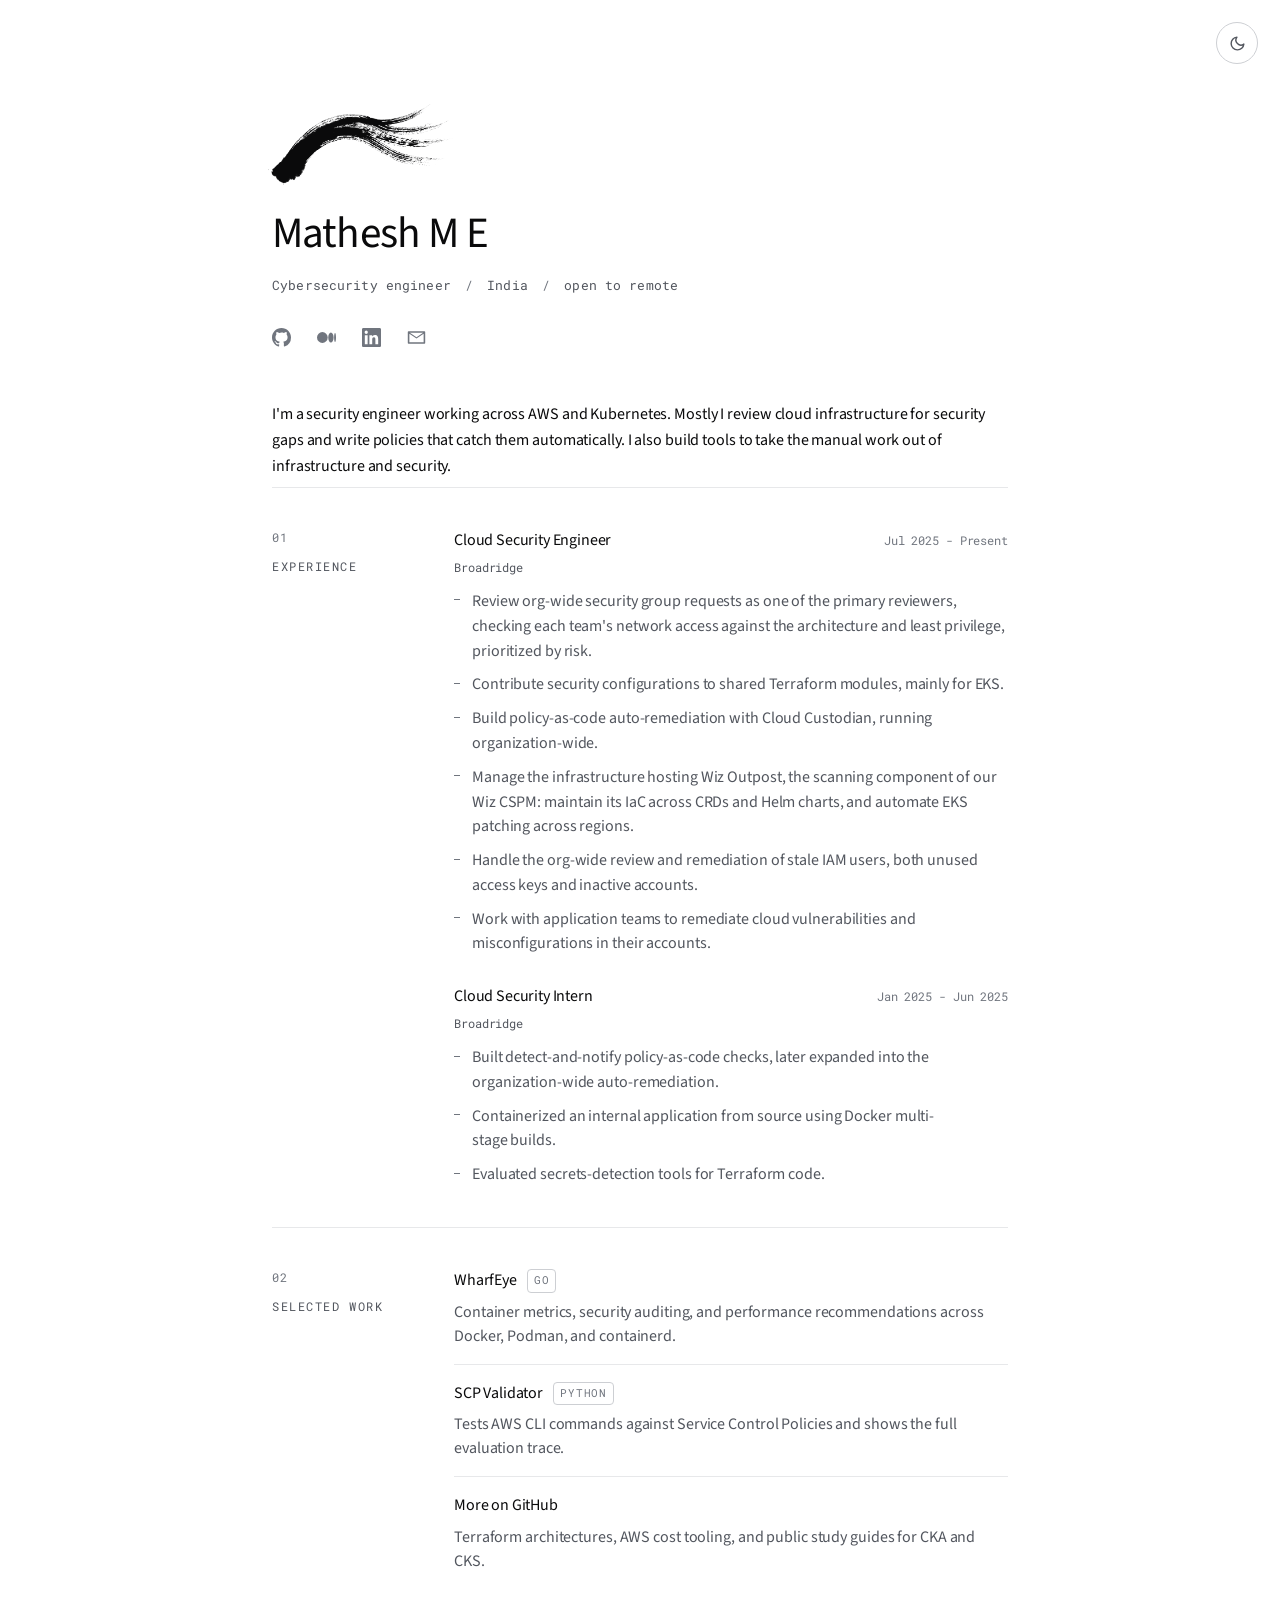
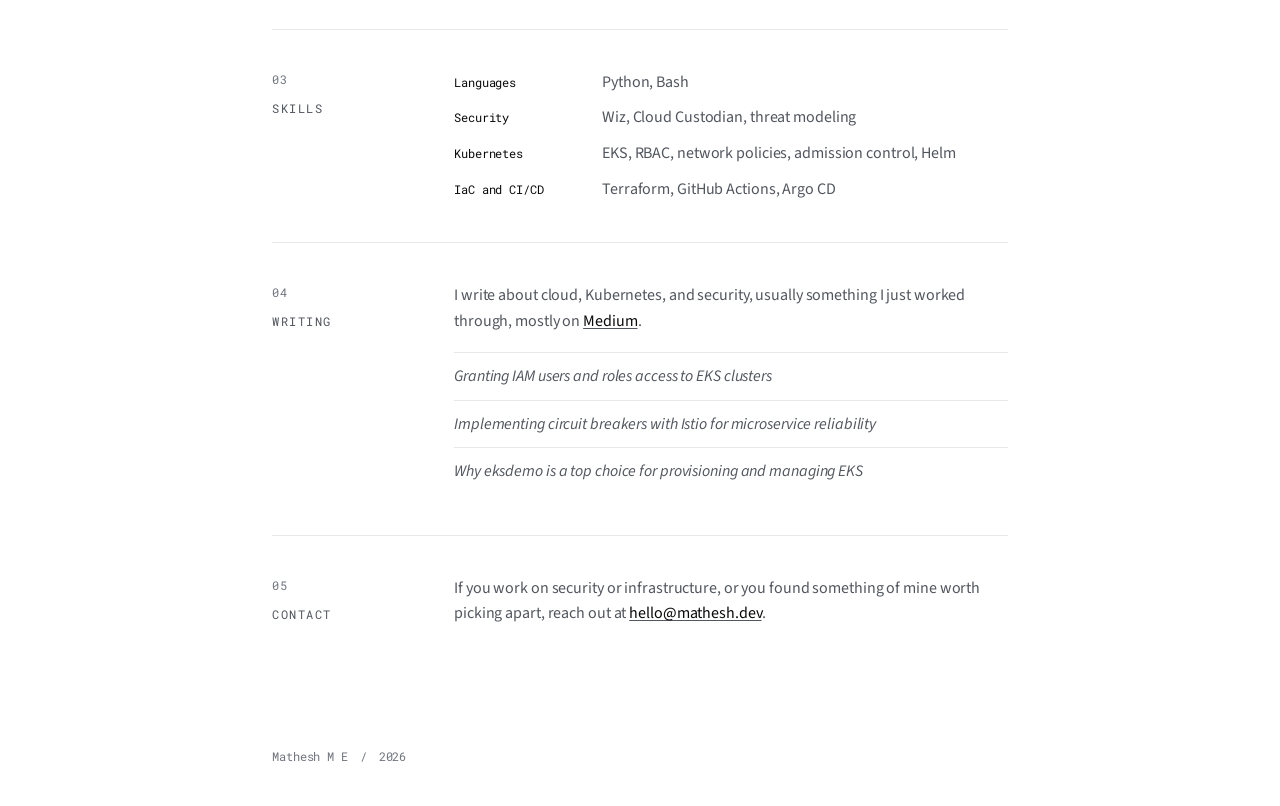
<file: index.html>
<!doctype html>
<html lang="en">
<head>
  <meta charset="utf-8" />
  <meta name="viewport" content="width=device-width, initial-scale=1" />
  <title>Mathesh M E - Cybersecurity Engineer</title>
  <meta name="description" content="Cybersecurity engineer in India, working extensively on Kubernetes and cloud infrastructure." />
  <link rel="canonical" href="https://mathesh.dev/" />
  <link rel="icon" type="image/png" sizes="32x32" href="/favicon-32.png" />
  <link rel="icon" type="image/png" sizes="16x16" href="/favicon-16.png" />
  <link rel="apple-touch-icon" href="/apple-touch-icon.png" />

  <meta property="og:type" content="website" />
  <meta property="og:title" content="Mathesh M E - Cybersecurity Engineer" />
  <meta property="og:description" content="Cybersecurity engineer in India, working extensively on Kubernetes and cloud infrastructure." />
  <meta property="og:url" content="https://mathesh.dev/" />
  <meta property="og:image" content="https://mathesh.dev/og.png" />
  <meta property="og:image:width" content="1200" />
  <meta property="og:image:height" content="630" />
  <meta name="twitter:card" content="summary_large_image" />
  <meta name="twitter:image" content="https://mathesh.dev/og.png" />
  <link rel="preconnect" href="https://fonts.googleapis.com" />
  <link rel="preconnect" href="https://fonts.gstatic.com" crossorigin />
  <link rel="stylesheet" href="https://fonts.googleapis.com/css2?family=Source+Sans+3:wght@400&family=Roboto+Mono:wght@400&display=swap" />

  <script>
    (function () {
      try {
        var t = localStorage.getItem('theme');
        if (t) document.documentElement.setAttribute('data-theme', t);
      } catch (e) {}
    })();
  </script>
  <link rel="stylesheet" href="/style.css" />
</head>
<body>
  <button id="theme-toggle" type="button" aria-label="Toggle dark and light mode" title="Toggle theme">
    <svg class="icon-sun" viewBox="0 0 24 24" fill="none" stroke="currentColor" stroke-width="2" stroke-linecap="round" stroke-linejoin="round" aria-hidden="true"><circle cx="12" cy="12" r="4"/><path d="M12 2v2M12 20v2M4.93 4.93l1.41 1.41M17.66 17.66l1.41 1.41M2 12h2M20 12h2M6.34 17.66l-1.41 1.41M19.07 4.93l-1.41 1.41"/></svg>
    <svg class="icon-moon" viewBox="0 0 24 24" fill="none" stroke="currentColor" stroke-width="2" stroke-linecap="round" stroke-linejoin="round" aria-hidden="true"><path d="M21 12.79A9 9 0 1 1 11.21 3 7 7 0 0 0 21 12.79z"/></svg>
  </button>

  <main>
    <header class="intro">
      <img class="logo" src="/logo.png" width="640" height="281" alt="" />
      <h1>Mathesh M E</h1>
      <p class="meta">Cybersecurity engineer <span>/</span> India <span>/</span> open to remote</p>
      <nav class="social" aria-label="Profiles">
        <a href="https://github.com/mathesh-me" aria-label="GitHub">
          <svg viewBox="0 0 16 16" aria-hidden="true"><path d="M8 0C3.58 0 0 3.58 0 8c0 3.54 2.29 6.53 5.47 7.59.4.07.55-.17.55-.38 0-.19-.01-.82-.01-1.49-2.01.37-2.53-.49-2.69-.94-.09-.23-.48-.94-.82-1.13-.28-.15-.68-.52-.01-.53.63-.01 1.08.58 1.23.82.72 1.21 1.87.87 2.33.66.07-.52.28-.87.51-1.07-1.78-.2-3.64-.89-3.64-3.95 0-.87.31-1.59.82-2.15-.08-.2-.36-1.02.08-2.12 0 0 .67-.21 2.2.82a7.6 7.6 0 0 1 2-.27c.68 0 1.36.09 2 .27 1.53-1.04 2.2-.82 2.2-.82.44 1.1.16 1.92.08 2.12.51.56.82 1.27.82 2.15 0 3.07-1.87 3.75-3.65 3.95.29.25.54.73.54 1.48 0 1.07-.01 1.93-.01 2.2 0 .21.15.46.55.38A8.01 8.01 0 0 0 16 8c0-4.42-3.58-8-8-8z"/></svg>
        </a>
        <a href="https://medium.com/@mathesh-me" aria-label="Medium">
          <svg viewBox="0 0 24 24" aria-hidden="true"><path d="M13.54 12a6.8 6.8 0 0 1-6.77 6.82A6.8 6.8 0 0 1 0 12a6.8 6.8 0 0 1 6.77-6.82A6.8 6.8 0 0 1 13.54 12zM20.96 12c0 3.54-1.51 6.42-3.38 6.42-1.87 0-3.39-2.88-3.39-6.42s1.52-6.42 3.39-6.42 3.38 2.88 3.38 6.42M24 12c0 3.17-.53 5.75-1.19 5.75-.66 0-1.19-2.58-1.19-5.75s.53-5.75 1.19-5.75C23.47 6.25 24 8.83 24 12z"/></svg>
        </a>
        <a href="https://www.linkedin.com/in/mathesh-me" aria-label="LinkedIn">
          <svg viewBox="0 0 24 24" aria-hidden="true"><path d="M20.45 20.45h-3.56v-5.57c0-1.33-.03-3.04-1.85-3.04-1.85 0-2.14 1.45-2.14 2.94v5.67H9.35V9h3.41v1.56h.05c.48-.9 1.64-1.85 3.37-1.85 3.6 0 4.27 2.37 4.27 5.45v6.29zM5.34 7.43a2.06 2.06 0 1 1 0-4.13 2.06 2.06 0 0 1 0 4.13zM7.12 20.45H3.56V9h3.56v11.45zM22.22 0H1.77C.79 0 0 .77 0 1.72v20.56C0 23.23.79 24 1.77 24h20.45c.98 0 1.78-.77 1.78-1.72V1.72C24 .77 23.2 0 22.22 0z"/></svg>
        </a>
        <a href="mailto:hello@mathesh.dev" aria-label="Email">
          <svg viewBox="0 0 24 24" aria-hidden="true"><path d="M2 4h20a1 1 0 0 1 1 1v14a1 1 0 0 1-1 1H2a1 1 0 0 1-1-1V5a1 1 0 0 1 1-1zm1.6 2L12 11.6 20.4 6H3.6zM21 7.3l-9 6-9-6V18h18V7.3z"/></svg>
        </a>
      </nav>
    </header>

    <section class="lead">
      <p>
        I'm a security engineer working across AWS and Kubernetes. Mostly I review
        cloud infrastructure for security gaps and write policies that catch them
        automatically. I also build tools to take the manual work out
        of infrastructure and security.
      </p>
    </section>

    <section class="sec">
      <h2>Experience</h2>
      <div class="sec-body">
        <div class="exp">
          <div class="exp-item">
            <div class="exp-head">
              <span class="exp-title">Cloud Security Engineer</span>
              <span class="exp-date">Jul 2025 - Present</span>
            </div>
            <span class="exp-org">Broadridge</span>
            <ul>
              <li>Review org-wide security group requests as one of the primary reviewers, checking each team's network access against the architecture and least privilege, prioritized by risk.</li>
              <li>Contribute security configurations to shared Terraform modules, mainly for EKS.</li>
              <li>Build policy-as-code auto-remediation with Cloud Custodian, running organization-wide.</li>
              <li>Manage the infrastructure hosting Wiz Outpost, the scanning component of our Wiz CSPM: maintain its IaC across CRDs and Helm charts, and automate EKS patching across regions.</li>
              <li>Handle the org-wide review and remediation of stale IAM users, both unused access keys and inactive accounts.</li>
              <li>Work with application teams to remediate cloud vulnerabilities and misconfigurations in their accounts.</li>
            </ul>
          </div>
          <div class="exp-item">
            <div class="exp-head">
              <span class="exp-title">Cloud Security Intern</span>
              <span class="exp-date">Jan 2025 - Jun 2025</span>
            </div>
            <span class="exp-org">Broadridge</span>
            <ul>
              <li>Built detect-and-notify policy-as-code checks, later expanded into the organization-wide auto-remediation.</li>
              <li>Containerized an internal application from source using Docker multi-stage builds.</li>
              <li>Evaluated secrets-detection tools for Terraform code.</li>
            </ul>
          </div>
        </div>
      </div>
    </section>

    <section class="sec">
      <h2>Selected work</h2>
      <div class="sec-body">
        <ul class="work">
          <li>
            <div class="work-head"><a class="work-name" href="/wharfeye/">WharfEye</a><span class="tag">Go</span></div>
            <p class="work-desc">Container metrics, security auditing, and performance recommendations across Docker, Podman, and containerd.</p>
          </li>
          <li>
            <div class="work-head"><a class="work-name" href="/scp-validator/">SCP Validator</a><span class="tag">Python</span></div>
            <p class="work-desc">Tests AWS CLI commands against Service Control Policies and shows the full evaluation trace.</p>
          </li>
          <li>
            <div class="work-head"><a class="work-name" href="https://github.com/mathesh-me">More on GitHub</a></div>
            <p class="work-desc">Terraform architectures, AWS cost tooling, and public study guides for CKA and CKS.</p>
          </li>
        </ul>
      </div>
    </section>

    <section class="sec">
      <h2>Skills</h2>
      <div class="sec-body">
        <div class="skills">
          <div class="skill-row"><span class="skill-cat">Languages</span><span class="skill-list">Python, Bash</span></div>
          <div class="skill-row"><span class="skill-cat">Security</span><span class="skill-list">Wiz, Cloud Custodian, threat modeling</span></div>
          <div class="skill-row"><span class="skill-cat">Kubernetes</span><span class="skill-list">EKS, RBAC, network policies, admission control, Helm</span></div>
          <div class="skill-row"><span class="skill-cat">IaC and CI/CD</span><span class="skill-list">Terraform, GitHub Actions, Argo CD</span></div>
        </div>
      </div>
    </section>

    <section class="sec">
      <h2>Writing</h2>
      <div class="sec-body">
        <p class="sec-intro">
          I write about cloud, Kubernetes, and security, usually something I
          just worked through, mostly on
          <a href="https://medium.com/@mathesh-me">Medium</a>.
        </p>
        <ul class="writing">
          <li><a href="https://towardsaws.com/granting-iam-users-access-to-eks-clusters-a-step-by-step-guide-part-2-5c4d000bdc54">Granting IAM users and roles access to EKS clusters</a></li>
          <li><a href="https://medium.com/towards-aws/boosting-microservice-reliability-implementin-circuit-breakers-with-istio-026ebe39b273">Implementing circuit breakers with Istio for microservice reliability</a></li>
          <li><a href="https://medium.com/towards-aws/best-tool-for-provisioning-and-managing-eks-why-eksdemo-is-the-top-choice-for-eks-cluster-4a613bb5ffde">Why eksdemo is a top choice for provisioning and managing EKS</a></li>
        </ul>
      </div>
    </section>

    <section class="sec">
      <h2>Contact</h2>
      <div class="sec-body">
        <p>
          If you work on security or infrastructure, or you found something of mine
          worth picking apart, reach out at
          <a href="mailto:hello@mathesh.dev">hello@mathesh.dev</a>.
        </p>
      </div>
    </section>
  </main>

  <footer>
    <p>Mathesh M E <span>/</span> <time id="year">2026</time></p>
  </footer>

  <script>
    (function () {
      var btn = document.getElementById('theme-toggle');
      function current() {
        var set = document.documentElement.getAttribute('data-theme');
        if (set) return set;
        return window.matchMedia('(prefers-color-scheme: dark)').matches ? 'dark' : 'light';
      }
      btn.addEventListener('click', function () {
        var next = current() === 'dark' ? 'light' : 'dark';
        document.documentElement.setAttribute('data-theme', next);
        try { localStorage.setItem('theme', next); } catch (e) {}
      });
    })();
    (function () { var y = document.getElementById('year'); if (y) y.textContent = new Date().getFullYear(); })();
  </script>
</body>
</html>
</file>
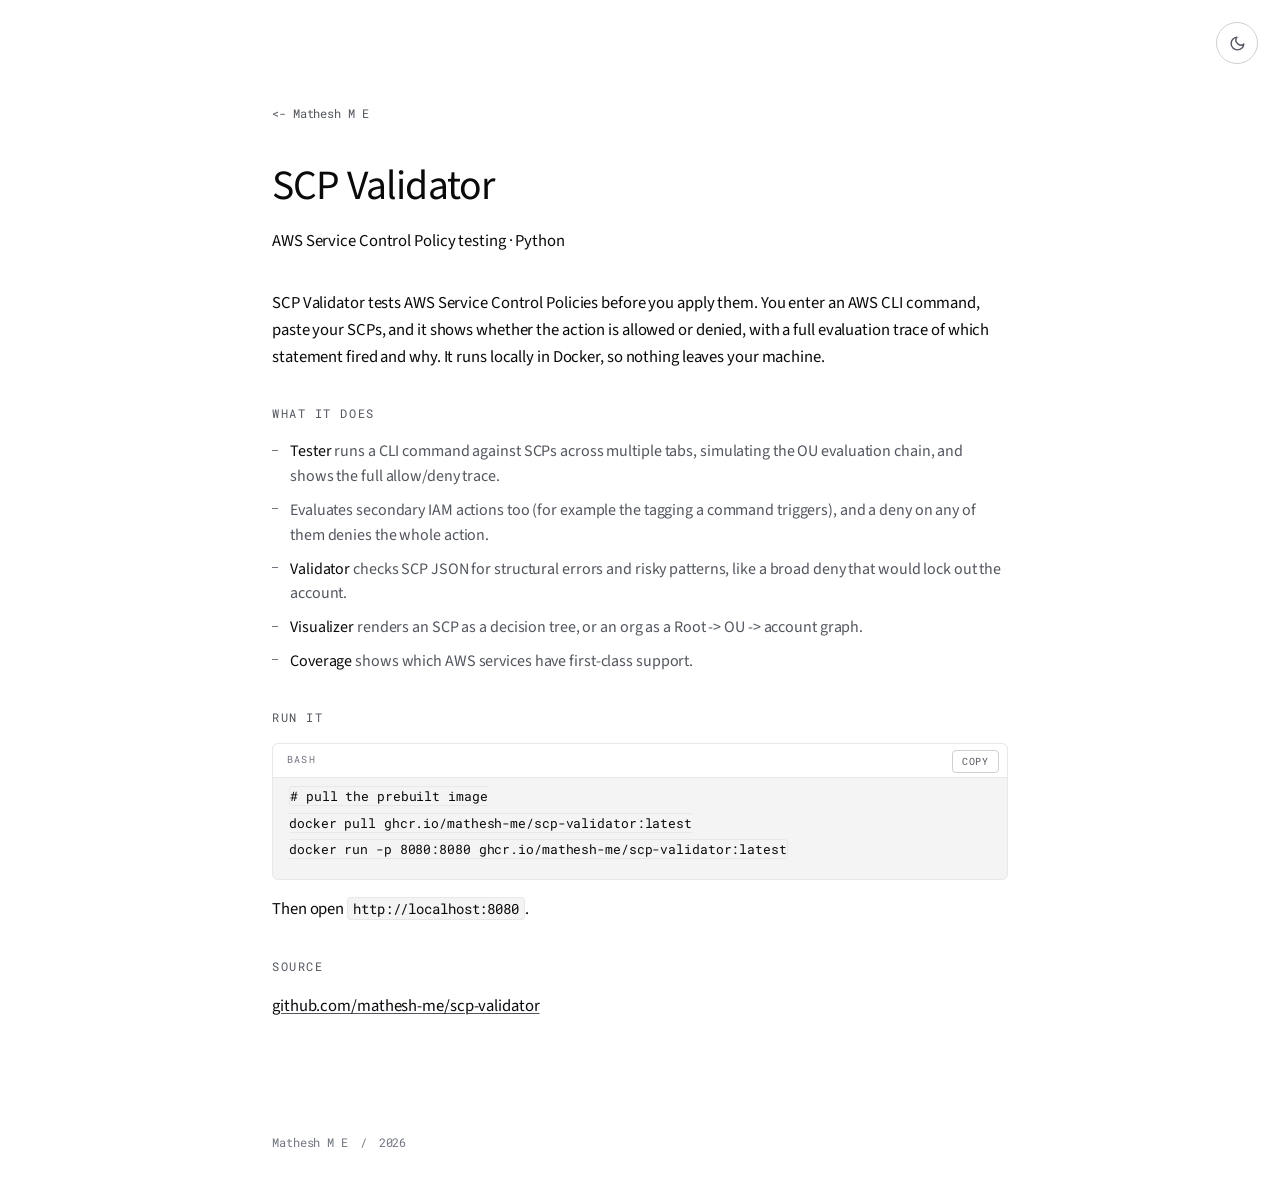
<file: scp-validator/index.html>
<!doctype html>
<html lang="en">
<head>
  <meta charset="utf-8" />
  <meta name="viewport" content="width=device-width, initial-scale=1" />
  <title>SCP Validator - Mathesh M E</title>
  <meta name="description" content="SCP Validator: test AWS CLI commands against Service Control Policies and see the full allow/deny evaluation trace. Runs locally." />
  <link rel="canonical" href="https://mathesh.dev/scp-validator/" />
  <link rel="icon" type="image/png" sizes="32x32" href="/favicon-32.png" />
  <link rel="icon" type="image/png" sizes="16x16" href="/favicon-16.png" />
  <link rel="apple-touch-icon" href="/apple-touch-icon.png" />
  <meta property="og:type" content="website" />
  <meta property="og:title" content="SCP Validator" />
  <meta property="og:description" content="Test AWS CLI commands against Service Control Policies and see the full allow/deny evaluation trace." />
  <meta property="og:url" content="https://mathesh.dev/scp-validator/" />
  <meta property="og:image" content="https://mathesh.dev/og.png" />
  <meta name="twitter:card" content="summary_large_image" />
  <meta name="twitter:image" content="https://mathesh.dev/og.png" />
  <link rel="preconnect" href="https://fonts.googleapis.com" />
  <link rel="preconnect" href="https://fonts.gstatic.com" crossorigin />
  <link rel="stylesheet" href="https://fonts.googleapis.com/css2?family=Source+Sans+3:wght@400&family=Roboto+Mono:wght@400&display=swap" />
  <script>
    (function () {
      try {
        var t = localStorage.getItem('theme');
        if (t) document.documentElement.setAttribute('data-theme', t);
      } catch (e) {}
    })();
  </script>
  <link rel="stylesheet" href="/style.css" />
</head>
<body class="doc">
  <button id="theme-toggle" type="button" aria-label="Toggle dark and light mode" title="Toggle theme">
    <svg class="icon-sun" viewBox="0 0 24 24" fill="none" stroke="currentColor" stroke-width="2" stroke-linecap="round" stroke-linejoin="round" aria-hidden="true"><circle cx="12" cy="12" r="4"/><path d="M12 2v2M12 20v2M4.93 4.93l1.41 1.41M17.66 17.66l1.41 1.41M2 12h2M20 12h2M6.34 17.66l-1.41 1.41M19.07 4.93l-1.41 1.41"/></svg>
    <svg class="icon-moon" viewBox="0 0 24 24" fill="none" stroke="currentColor" stroke-width="2" stroke-linecap="round" stroke-linejoin="round" aria-hidden="true"><path d="M21 12.79A9 9 0 1 1 11.21 3 7 7 0 0 0 21 12.79z"/></svg>
  </button>

  <main>
    <p class="back"><a href="/">Mathesh M E</a></p>

    <header class="intro">
      <h1>SCP Validator</h1>
      <p class="role">AWS Service Control Policy testing &middot; Python</p>
    </header>

    <section>
      <p>
        SCP Validator tests AWS Service Control Policies before you apply them.
        You enter an AWS CLI command, paste your SCPs, and it shows whether the
        action is allowed or denied, with a full evaluation trace of which
        statement fired and why. It runs locally in Docker, so nothing leaves
        your machine.
      </p>
    </section>

    <section>
      <h2>What it does</h2>
      <ul class="doc-list">
        <li><strong>Tester</strong> runs a CLI command against SCPs across multiple tabs, simulating the OU evaluation chain, and shows the full allow/deny trace.</li>
        <li>Evaluates secondary IAM actions too (for example the tagging a command triggers), and a deny on any of them denies the whole action.</li>
        <li><strong>Validator</strong> checks SCP JSON for structural errors and risky patterns, like a broad deny that would lock out the account.</li>
        <li><strong>Visualizer</strong> renders an SCP as a decision tree, or an org as a Root -&gt; OU -&gt; account graph.</li>
        <li><strong>Coverage</strong> shows which AWS services have first-class support.</li>
      </ul>
    </section>

    <section>
      <h2>Run it</h2>
      <pre><code># pull the prebuilt image
docker pull ghcr.io/mathesh-me/scp-validator:latest
docker run -p 8080:8080 ghcr.io/mathesh-me/scp-validator:latest</code></pre>
      <p>Then open <code>http://localhost:8080</code>.</p>
    </section>

    <section>
      <h2>Source</h2>
      <p><a href="https://github.com/mathesh-me/scp-validator">github.com/mathesh-me/scp-validator</a></p>
    </section>
  </main>

  <footer>
    <p>Mathesh M E <span>/</span> <time id="year">2026</time></p>
  </footer>

  <script>
    (function () {
      var btn = document.getElementById('theme-toggle');
      function current() {
        var set = document.documentElement.getAttribute('data-theme');
        if (set) return set;
        return window.matchMedia('(prefers-color-scheme: dark)').matches ? 'dark' : 'light';
      }
      btn.addEventListener('click', function () {
        var next = current() === 'dark' ? 'light' : 'dark';
        document.documentElement.setAttribute('data-theme', next);
        try { localStorage.setItem('theme', next); } catch (e) {}
      });
    })();
    (function () { var y = document.getElementById('year'); if (y) y.textContent = new Date().getFullYear(); })();
  </script>
  <script src="/copy.js"></script>
</body>
</html>
</file>
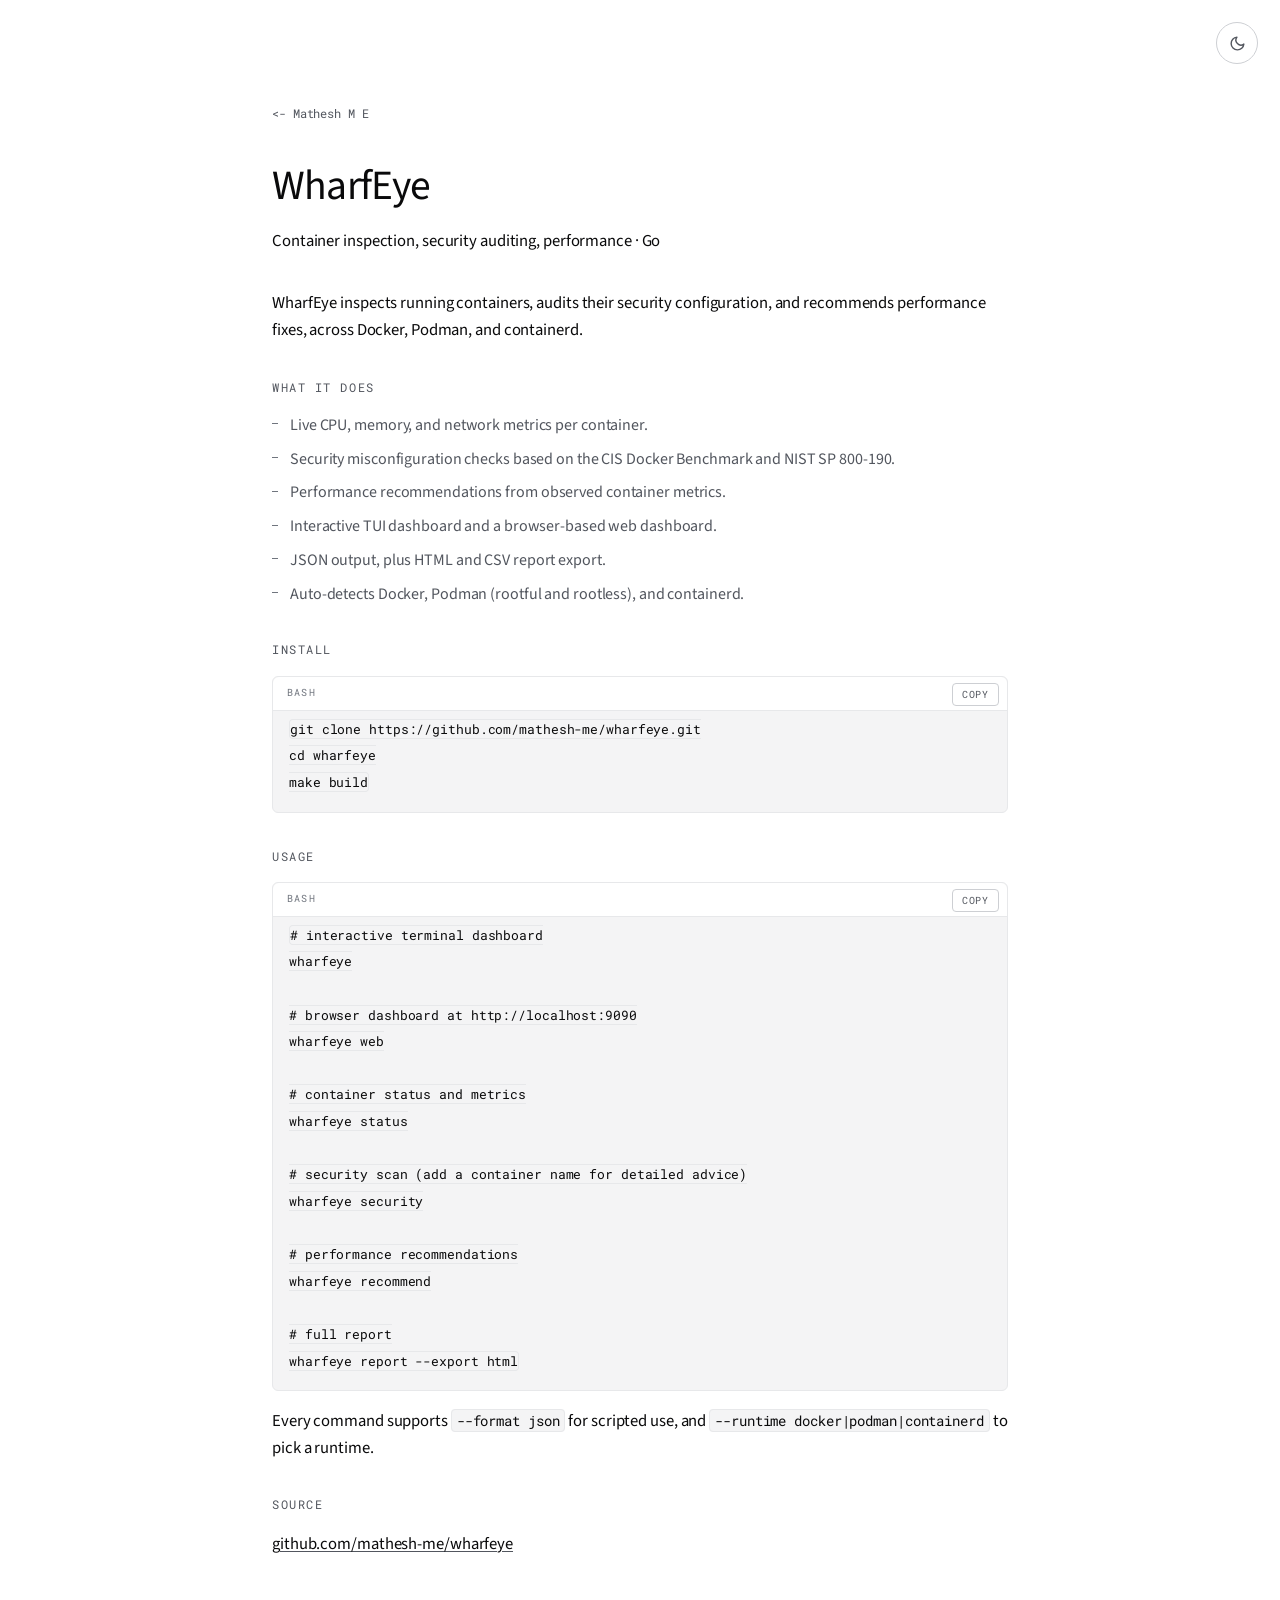
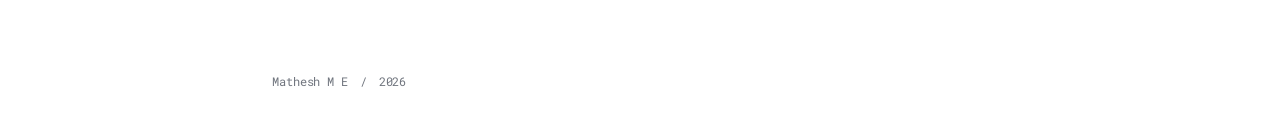
<file: wharfeye/index.html>
<!doctype html>
<html lang="en">
<head>
  <meta charset="utf-8" />
  <meta name="viewport" content="width=device-width, initial-scale=1" />
  <title>WharfEye - Mathesh M E</title>
  <meta name="description" content="WharfEye: container metrics, security auditing, and performance recommendations across Docker, Podman, and containerd." />
  <link rel="canonical" href="https://mathesh.dev/wharfeye/" />
  <link rel="icon" type="image/png" sizes="32x32" href="/favicon-32.png" />
  <link rel="icon" type="image/png" sizes="16x16" href="/favicon-16.png" />
  <link rel="apple-touch-icon" href="/apple-touch-icon.png" />
  <meta property="og:type" content="website" />
  <meta property="og:title" content="WharfEye" />
  <meta property="og:description" content="Container metrics, security auditing, and performance recommendations across Docker, Podman, and containerd." />
  <meta property="og:url" content="https://mathesh.dev/wharfeye/" />
  <meta property="og:image" content="https://mathesh.dev/og.png" />
  <meta name="twitter:card" content="summary_large_image" />
  <meta name="twitter:image" content="https://mathesh.dev/og.png" />
  <link rel="preconnect" href="https://fonts.googleapis.com" />
  <link rel="preconnect" href="https://fonts.gstatic.com" crossorigin />
  <link rel="stylesheet" href="https://fonts.googleapis.com/css2?family=Source+Sans+3:wght@400&family=Roboto+Mono:wght@400&display=swap" />
  <script>
    (function () {
      try {
        var t = localStorage.getItem('theme');
        if (t) document.documentElement.setAttribute('data-theme', t);
      } catch (e) {}
    })();
  </script>
  <link rel="stylesheet" href="/style.css" />
</head>
<body class="doc">
  <button id="theme-toggle" type="button" aria-label="Toggle dark and light mode" title="Toggle theme">
    <svg class="icon-sun" viewBox="0 0 24 24" fill="none" stroke="currentColor" stroke-width="2" stroke-linecap="round" stroke-linejoin="round" aria-hidden="true"><circle cx="12" cy="12" r="4"/><path d="M12 2v2M12 20v2M4.93 4.93l1.41 1.41M17.66 17.66l1.41 1.41M2 12h2M20 12h2M6.34 17.66l-1.41 1.41M19.07 4.93l-1.41 1.41"/></svg>
    <svg class="icon-moon" viewBox="0 0 24 24" fill="none" stroke="currentColor" stroke-width="2" stroke-linecap="round" stroke-linejoin="round" aria-hidden="true"><path d="M21 12.79A9 9 0 1 1 11.21 3 7 7 0 0 0 21 12.79z"/></svg>
  </button>

  <main>
    <p class="back"><a href="/">Mathesh M E</a></p>

    <header class="intro">
      <h1>WharfEye</h1>
      <p class="role">Container inspection, security auditing, performance &middot; Go</p>
    </header>

    <section>
      <p>
        WharfEye inspects running containers, audits their security
        configuration, and recommends performance fixes, across Docker, Podman,
        and containerd.
      </p>
    </section>

    <section>
      <h2>What it does</h2>
      <ul class="doc-list">
        <li>Live CPU, memory, and network metrics per container.</li>
        <li>Security misconfiguration checks based on the CIS Docker Benchmark and NIST SP 800-190.</li>
        <li>Performance recommendations from observed container metrics.</li>
        <li>Interactive TUI dashboard and a browser-based web dashboard.</li>
        <li>JSON output, plus HTML and CSV report export.</li>
        <li>Auto-detects Docker, Podman (rootful and rootless), and containerd.</li>
      </ul>
    </section>

    <section>
      <h2>Install</h2>
      <pre><code>git clone https://github.com/mathesh-me/wharfeye.git
cd wharfeye
make build</code></pre>
    </section>

    <section>
      <h2>Usage</h2>
      <pre><code># interactive terminal dashboard
wharfeye

# browser dashboard at http://localhost:9090
wharfeye web

# container status and metrics
wharfeye status

# security scan (add a container name for detailed advice)
wharfeye security

# performance recommendations
wharfeye recommend

# full report
wharfeye report --export html</code></pre>
      <p>Every command supports <code>--format json</code> for scripted use, and <code>--runtime docker|podman|containerd</code> to pick a runtime.</p>
    </section>

    <section>
      <h2>Source</h2>
      <p><a href="https://github.com/mathesh-me/wharfeye">github.com/mathesh-me/wharfeye</a></p>
    </section>
  </main>

  <footer>
    <p>Mathesh M E <span>/</span> <time id="year">2026</time></p>
  </footer>

  <script>
    (function () {
      var btn = document.getElementById('theme-toggle');
      function current() {
        var set = document.documentElement.getAttribute('data-theme');
        if (set) return set;
        return window.matchMedia('(prefers-color-scheme: dark)').matches ? 'dark' : 'light';
      }
      btn.addEventListener('click', function () {
        var next = current() === 'dark' ? 'light' : 'dark';
        document.documentElement.setAttribute('data-theme', next);
        try { localStorage.setItem('theme', next); } catch (e) {}
      });
    })();
    (function () { var y = document.getElementById('year'); if (y) y.textContent = new Date().getFullYear(); })();
  </script>
  <script src="/copy.js"></script>
</body>
</html>
</file>
<file: style.css>
:root {
  --bg: #ffffff;
  --panel: #ffffff;
  --text: #0a0a0b;
  --muted: #52565e;
  --faint: #70757e;
  --line: #e7e8ea;
  --line-strong: #cdcfd3;
  --chip: #f4f4f5;
  --sans: "Source Sans 3", -apple-system, BlinkMacSystemFont, "Segoe UI", Roboto, Helvetica, Arial, sans-serif;
  --mono: "Roboto Mono", ui-monospace, "SF Mono", Menlo, Consolas, monospace;
  --r-card: 6px;
  --r-chip: 4px;
  --fs-body: 1rem;
  --fs-label: 0.75rem;
}

@media (prefers-color-scheme: dark) {
  :root {
    --bg: #09090a; --panel: #0f1012; --text: #f4f4f5; --muted: #a0a4ab;
    --faint: #868b94; --line: #1e1f23; --line-strong: #2c2e34; --chip: #141518;
  }
}
:root[data-theme="dark"] {
  --bg: #09090a; --panel: #0f1012; --text: #f4f4f5; --muted: #a0a4ab;
  --faint: #868b94; --line: #1e1f23; --line-strong: #2c2e34; --chip: #141518;
}
:root[data-theme="light"] {
  --bg: #ffffff; --panel: #ffffff; --text: #0a0a0b; --muted: #52565e;
  --faint: #70757e; --line: #e7e8ea; --line-strong: #cdcfd3; --chip: #f4f4f5;
}

* { box-sizing: border-box; }
html { -webkit-text-size-adjust: 100%; }

body {
  margin: 0; background: var(--bg); color: var(--text);
  font-family: var(--sans);
  font-size: clamp(16px, 1.3vw, 17px);
  line-height: 1.6; letter-spacing: -0.006em;
  -webkit-font-smoothing: antialiased; text-rendering: optimizeLegibility;
}

strong, b { font-weight: inherit; }

main { max-width: 800px; margin: 0 auto; padding: 104px 32px 56px; counter-reset: sec; }

a:focus-visible, button:focus-visible, .social a:focus-visible,
.copy-btn:focus-visible, #theme-toggle:focus-visible {
  outline: 2px solid var(--text); outline-offset: 3px; border-radius: 2px;
}

#theme-toggle {
  position: fixed; top: 22px; right: 22px; width: 42px; height: 42px;
  display: inline-flex; align-items: center; justify-content: center;
  padding: 0; border: 1px solid var(--line-strong); border-radius: 50%;
  background: var(--bg); color: var(--muted); cursor: pointer;
  transition: color 0.15s ease, border-color 0.15s ease;
}
#theme-toggle:hover { color: var(--text); border-color: var(--text); }
#theme-toggle svg { width: 17px; height: 17px; }
.icon-sun { display: none; } .icon-moon { display: block; }
:root[data-theme="dark"] .icon-sun { display: block; }
:root[data-theme="dark"] .icon-moon { display: none; }
@media (prefers-color-scheme: dark) {
  :root:not([data-theme="light"]) .icon-sun { display: block; }
  :root:not([data-theme="light"]) .icon-moon { display: none; }
}

.intro { margin-bottom: 44px; }
.logo { width: 185px; height: auto; display: block; margin: 0 0 24px -4px; }
:root[data-theme="dark"] .logo { filter: invert(1); }
@media (prefers-color-scheme: dark) {
  :root:not([data-theme="light"]) .logo { filter: invert(1); }
}
h1 {
  font-size: clamp(2.1rem, 5vw, 2.7rem); font-weight: 400;
  line-height: 1.15; letter-spacing: -0.02em; text-wrap: balance; margin: 0 0 16px;
}
.meta { margin: 0 0 22px; color: var(--muted); font-family: var(--mono); font-size: 0.8rem; letter-spacing: 0.01em; }
.meta span { color: var(--faint); margin: 0 6px; }
.social { display: flex; gap: 4px; align-items: center; margin-left: -11px; }
.social a { display: inline-flex; padding: 11px; color: var(--faint); transition: color 0.15s ease; }
.social a:hover { color: var(--text); }
.social svg { width: 19px; height: 19px; fill: currentColor; }

.lead { margin: 0 0 8px; }
.lead p {
  margin: 0; font-size: var(--fs-body);
  line-height: 1.6; color: var(--text); text-wrap: pretty;
}

.sec {
  counter-increment: sec; display: grid; grid-template-columns: 150px 1fr;
  gap: 32px; align-items: start; padding: 40px 0; border-top: 1px solid var(--line); margin: 0;
}
.sec:first-of-type { margin-top: 40px; }
.sec h2 {
  margin: 0; font-family: var(--mono); font-size: var(--fs-label); font-weight: 400;
  text-transform: uppercase; letter-spacing: 0.13em; color: var(--muted);
  position: sticky; top: 28px;
}
.sec h2::before {
  content: counter(sec, decimal-leading-zero); display: block; margin-bottom: 10px;
  color: var(--faint); font-size: var(--fs-label); letter-spacing: 0.08em;
}
.sec-body { min-width: 0; }
.sec-body > p { margin: 0; color: var(--muted); font-size: var(--fs-body); text-wrap: pretty; }
.sec-intro { margin: 0 0 18px !important; }

a { color: var(--text); text-decoration: underline; text-decoration-thickness: 1px; text-underline-offset: 2px; text-decoration-color: var(--muted); transition: text-decoration-color 0.15s ease; }
a:hover { text-decoration-color: var(--text); }

.exp { display: flex; flex-direction: column; gap: 28px; }
.exp-head { display: flex; align-items: baseline; justify-content: space-between; gap: 12px; flex-wrap: wrap; }
.exp-title { font-weight: 400; font-size: 1rem; color: var(--text); letter-spacing: -0.01em; }
.exp-date { font-family: var(--mono); font-size: var(--fs-label); color: var(--faint); font-variant-numeric: tabular-nums; }
.exp-org { display: block; font-family: var(--mono); font-size: var(--fs-label); color: var(--muted); margin: 4px 0 12px; }
.exp-item ul { margin: 0; padding: 0; list-style: none; }
.exp-item li { position: relative; margin-bottom: 9px; padding-left: 18px; color: var(--muted); font-size: var(--fs-body); line-height: 1.55; text-wrap: pretty; }
.exp-item li:last-child { margin-bottom: 0; }
.exp-item li::before { content: ""; position: absolute; left: 0; top: 0.66em; width: 6px; height: 1px; background: var(--faint); }

.work { list-style: none; margin: 0; padding: 0; display: flex; flex-direction: column; }
.work li { border-top: 1px solid var(--line); padding: 16px 0; }
.work li:first-child { border-top: none; padding-top: 0; }
.work-head { display: flex; align-items: center; gap: 10px; }
.work-name { font-weight: 400; font-size: 1rem; color: var(--text); text-decoration: none; letter-spacing: -0.01em; }
.work-name:hover { text-decoration: underline; text-underline-offset: 3px; }
.work-desc { margin: 6px 0 0; color: var(--muted); font-size: var(--fs-body); line-height: 1.5; }
.tag { font-family: var(--mono); font-size: 0.68rem; font-weight: 400; text-transform: uppercase; letter-spacing: 0.08em; color: var(--faint); border: 1px solid var(--line-strong); border-radius: var(--r-chip); padding: 2px 6px; }

.skills { display: flex; flex-direction: column; gap: 10px; }
.skill-row { display: grid; grid-template-columns: 130px 1fr; gap: 18px; align-items: baseline; }
.skill-cat { font-family: var(--mono); font-size: var(--fs-label); font-weight: 400; color: var(--text); }
.skill-list { color: var(--muted); font-size: var(--fs-body); }

.writing { list-style: none; margin: 0; padding: 0; display: flex; flex-direction: column; }
.writing li { border-top: 1px solid var(--line); }
.writing li a { display: block; padding: 12px 0; color: var(--muted); font-style: italic; text-decoration: none; font-size: var(--fs-body); line-height: 1.4; }
.writing li a:hover { text-decoration: underline; text-underline-offset: 3px; }

footer { max-width: 800px; margin: 0 auto; padding: 24px 32px 40px; }
footer p { margin: 0; font-family: var(--mono); font-size: var(--fs-label); color: var(--faint); }
footer span { margin: 0 5px; }

.back { margin: 0 0 40px; font-family: var(--mono); font-size: var(--fs-label); }
.back a { color: var(--muted); text-decoration: none; }
.back a::before { content: "<- "; }
.back a:hover { color: var(--text); }
.doc-list { margin: 0; padding: 0; list-style: none; }
.doc-list li { position: relative; margin-bottom: 9px; padding-left: 18px; color: var(--muted); font-size: var(--fs-body); line-height: 1.55; }
.doc-list li::before { content: ""; position: absolute; left: 0; top: 0.66em; width: 6px; height: 1px; background: var(--faint); }
.doc-list strong { color: var(--text); font-weight: inherit; }

pre { position: relative; background: var(--chip); border: 1px solid var(--line); border-radius: var(--r-card); padding: 40px 16px 15px; overflow-x: auto; margin: 0 0 16px; }
pre::before {
  content: "bash"; position: absolute; top: 0; left: 0; right: 0; height: 33px;
  display: flex; align-items: center; padding-left: 14px;
  border-bottom: 1px solid var(--line); background: var(--bg);
  border-radius: var(--r-card) var(--r-card) 0 0;
  font-family: var(--mono); font-size: 0.62rem; letter-spacing: 0.12em; text-transform: uppercase; color: var(--faint);
}
.copy-btn {
  position: absolute; top: 6px; right: 8px; z-index: 1;
  font-family: var(--mono); font-size: 0.62rem; font-weight: 400; letter-spacing: 0.08em; text-transform: uppercase;
  color: var(--muted); background: var(--panel); border: 1px solid var(--line-strong);
  border-radius: var(--r-chip); padding: 4px 9px; cursor: pointer;
  transition: color 0.15s ease, border-color 0.15s ease;
}
.copy-btn:hover { color: var(--text); border-color: var(--text); }
pre code { font-family: var(--mono); font-size: 0.82rem; line-height: 1.65; color: var(--text); background: none; padding: 0; }
code { font-family: var(--mono); font-size: 0.85em; background: var(--chip); border: 1px solid var(--line); border-radius: var(--r-chip); padding: 1px 5px; }

body.doc h1 { font-size: clamp(2rem, 5vw, 2.6rem); }
.doc .intro { margin-bottom: 36px; }
.doc section { margin: 34px 0; }
.doc h2 { font-family: var(--mono); font-size: var(--fs-label); font-weight: 400; text-transform: uppercase; letter-spacing: 0.13em; color: var(--muted); margin: 0 0 16px; }

@media (prefers-reduced-motion: reduce) {
  * { transition-duration: 0.01ms !important; animation-duration: 0.01ms !important; animation-iteration-count: 1 !important; scroll-behavior: auto !important; }
}

@media (max-width: 640px) {
  main { padding: 72px 20px 40px; }
  .sec { grid-template-columns: 1fr; gap: 14px; padding: 30px 0; }
  .sec h2 { position: static; }
  .sec h2::before { display: inline; margin: 0 8px 0 0; }
  .skill-row { grid-template-columns: 1fr; gap: 2px; }
  footer { padding: 24px 20px 36px; }
}
</file>
